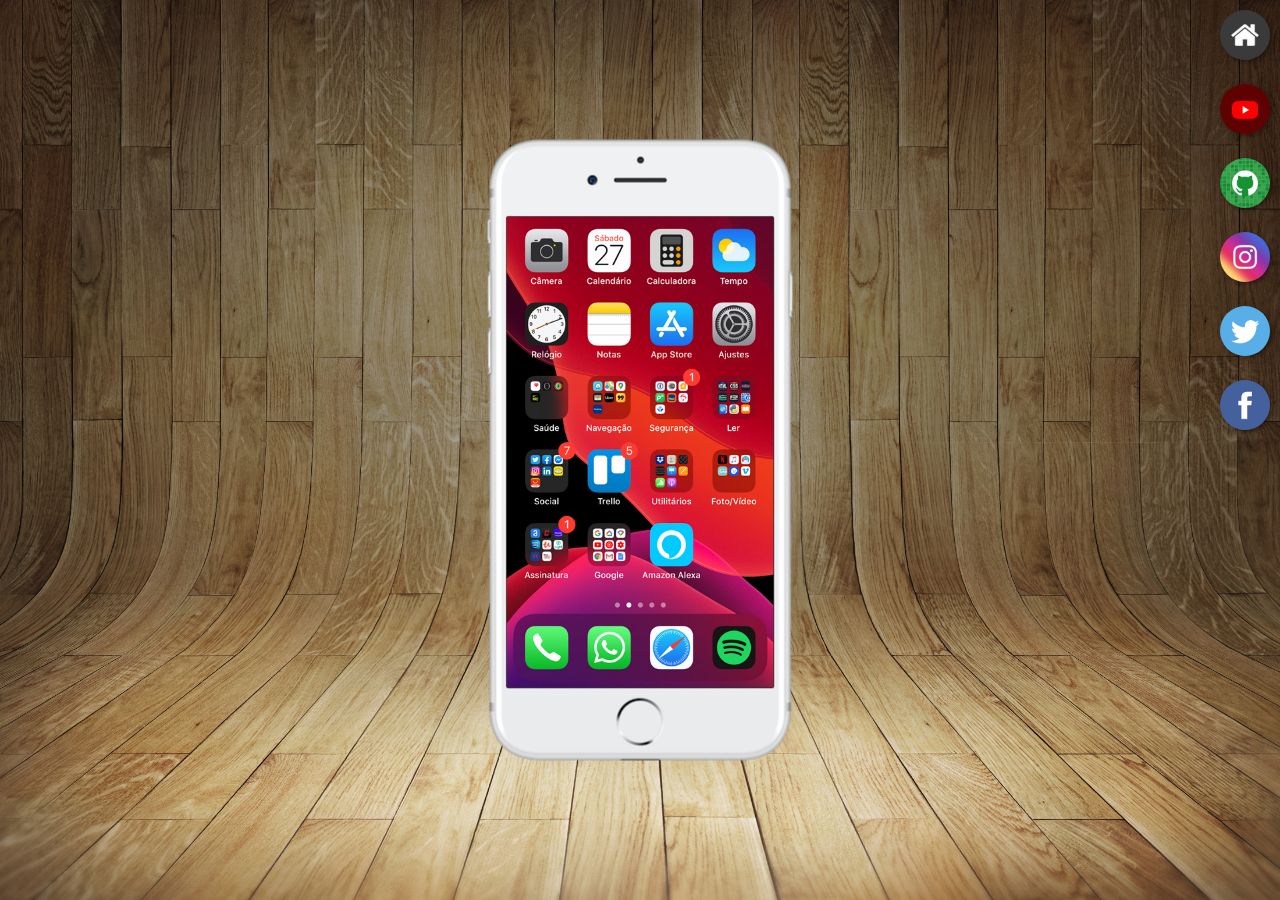
<file: index.html>
<!DOCTYPE html>
<html lang="pt-br">
<head>
    <meta charset="UTF-8">
    <meta name="viewport" content="width=device-width, initial-scale=1.0">
    <link rel="shortcut icon" href="favicon.ico" type="image/x-icon">
    <title>Projeto Redes Sociais</title>
    <link rel="stylesheet" href="estilos/style.css">
</head>
<body>
    <main>
        <section id="telefone">
            <iframe src="home.html" name="tela" id="tela" frameborder="0">Seu navegador não é compatível com isso.</iframe>
        </section>
        <section id="redes-sociais">
            <a href="home.html" target="tela"><img src="imagens/logo-home.jpg" alt="Home"></a><br>
            <a href="youtube.html" target="tela"><img src="imagens/logo-youtube.jpg" alt="YouTube"></a><br>
            <a href="github.html" target="tela"><img src="imagens/logo-github.jpg" alt="GitHub"></a><br>
            <a href="instagram.html" target="tela"><img src="imagens/logo-instagram.jpg" alt="Instagram"></a><br>
            <a href="X.html" target="tela"><img src="imagens/logo-twitter.jpg" alt="Twitter"></a><br>
            <a href="facebook.html" target="tela"><img src="imagens/logo-facebook.jpg" alt="logo-facebook"></a>
        </section>
    </main>
</body>
</html>
</file>
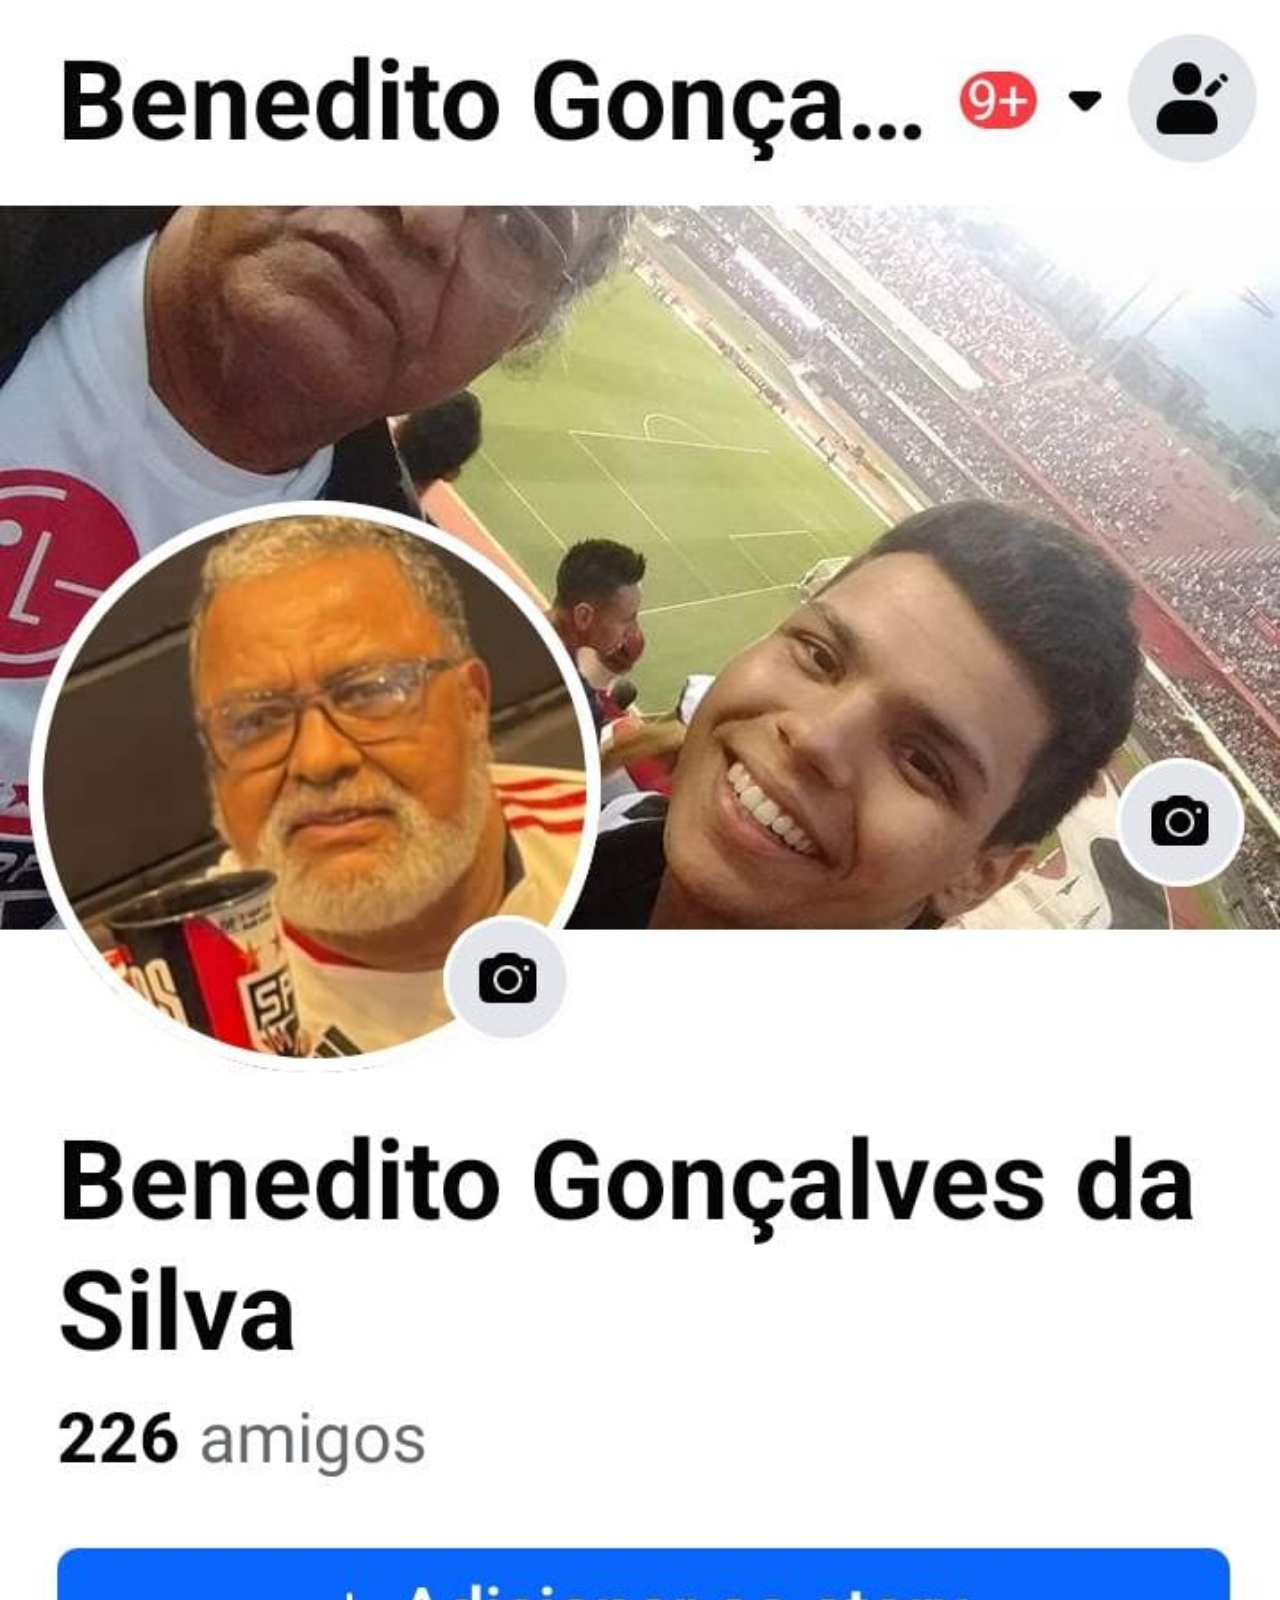
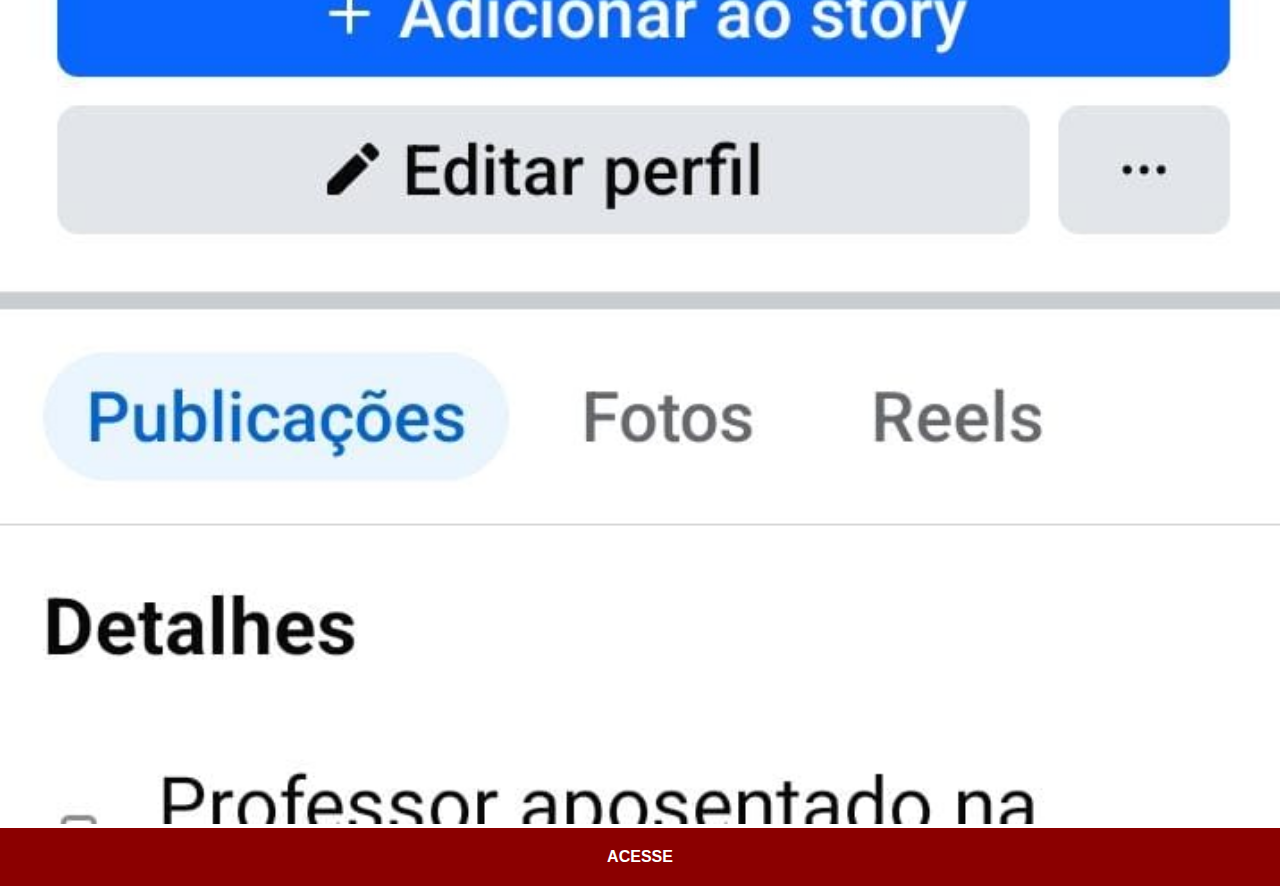
<file: facebook.html>
<!DOCTYPE html>
<html lang="pt-br">
<head>
    <meta charset="UTF-8">
    <meta name="viewport" content="width=device-width, initial-scale=1.0">
    <title>Facebook</title>
    <link rel="stylesheet" href="estilos/social.css">
</head>
<body>
    <img src="fotos/facebook-print1.jpg" alt="Facebook">
    <a href="https://www.facebook.com">ACESSE</a>
</body>
</html>
</file>
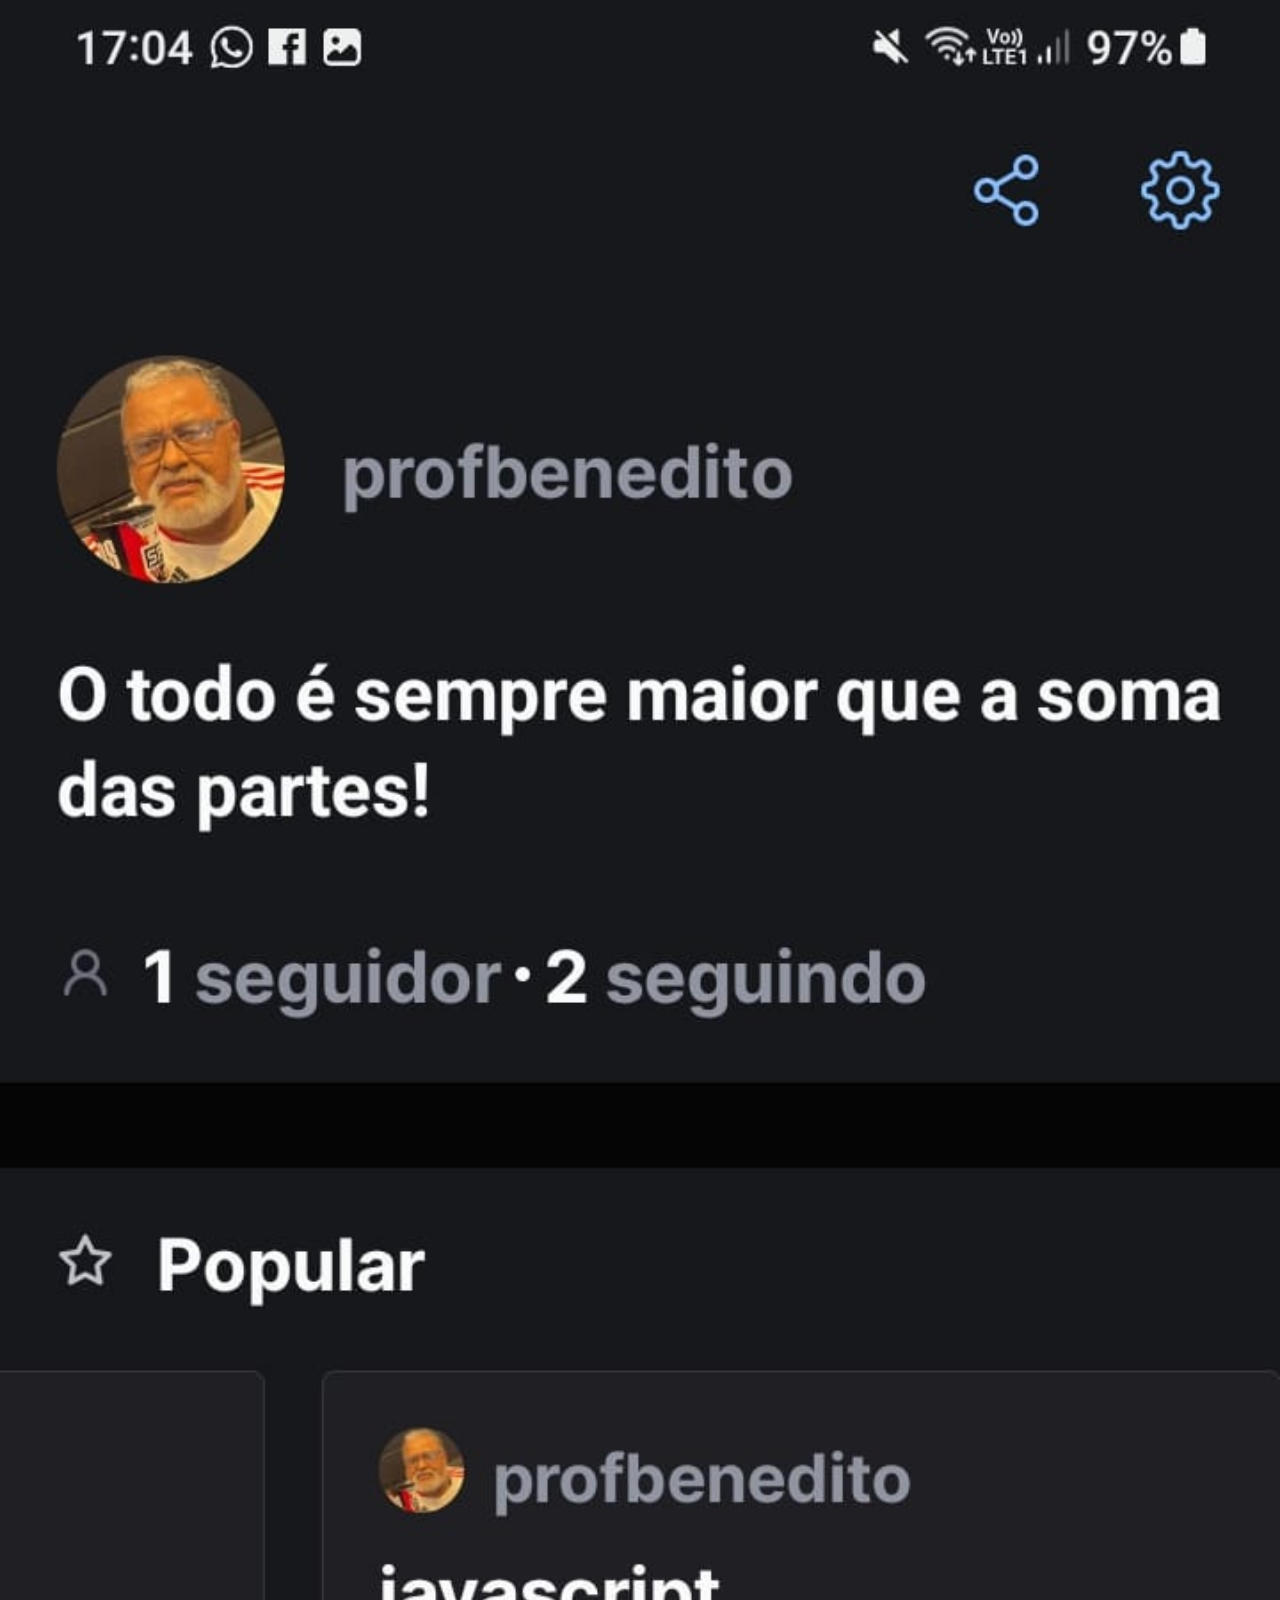
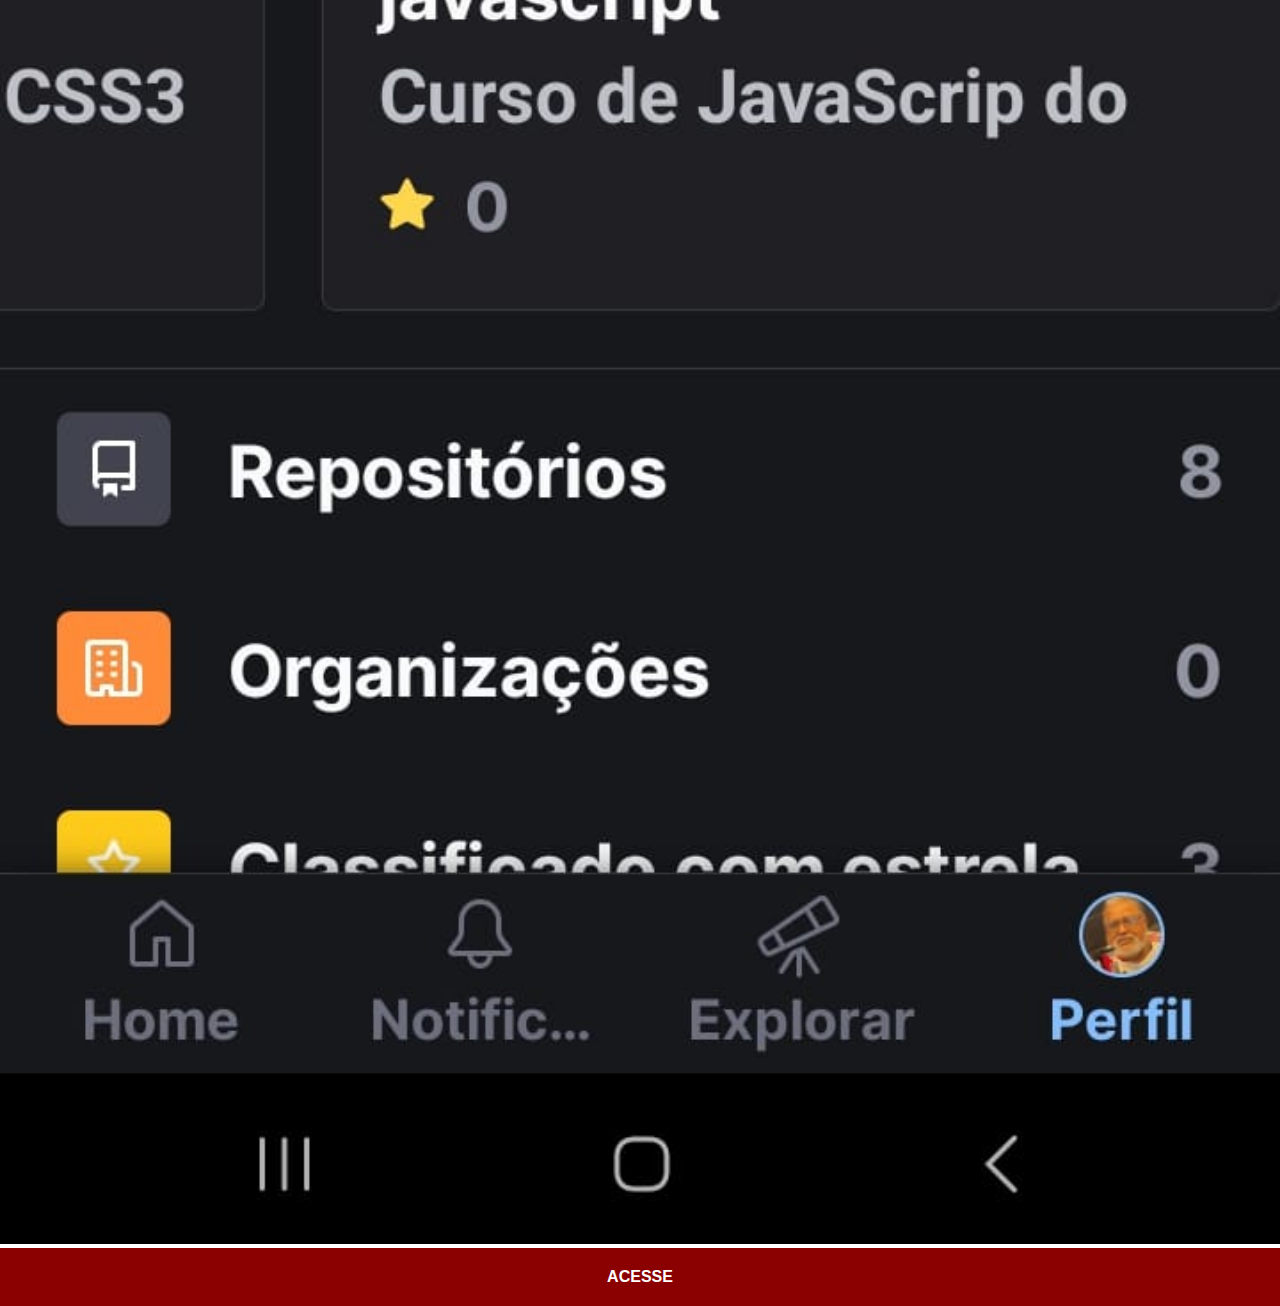
<file: github.html>
<!DOCTYPE html>
<html lang="pt-br">
<head>
    <meta charset="UTF-8">
    <meta name="viewport" content="width=device-width, initial-scale=1.0">
    <title>GitHub</title>
    <link rel="stylesheet" href="estilos/social.css">
</head>
<body>
   <img src="fotos/github-print1.jpg" alt="GitHub">
   <a href="https://github.com/profbenedito" target="_blank">ACESSE</a>
</body>
</html>
</file>
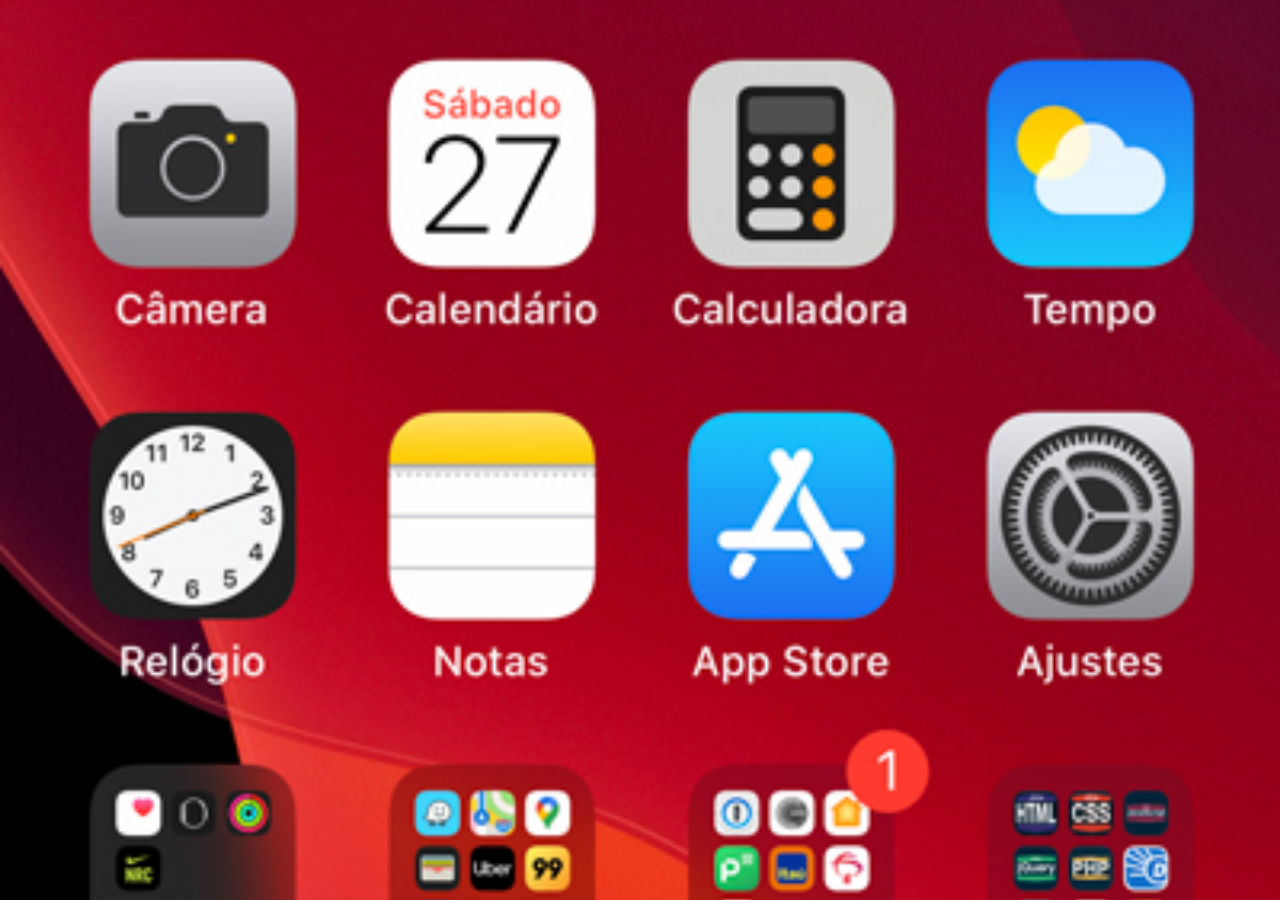
<file: home.html>
<!DOCTYPE html>
<html lang="pt-br">
<head>
    <meta charset="UTF-8">
    <meta name="viewport" content="width=device-width, initial-scale=1.0">
    <title>Home</title>
</head>
<style>
    * {
        margin: 0px;
        padding: 0px;
    }

    body {
        width: 100vw;
        height: 100vh;
        background: black url('imagens/tela-home.jpg') no-repeat top center;
        background-size: cover;
    }
</style>
<body>
    
</body>
</html>
</file>
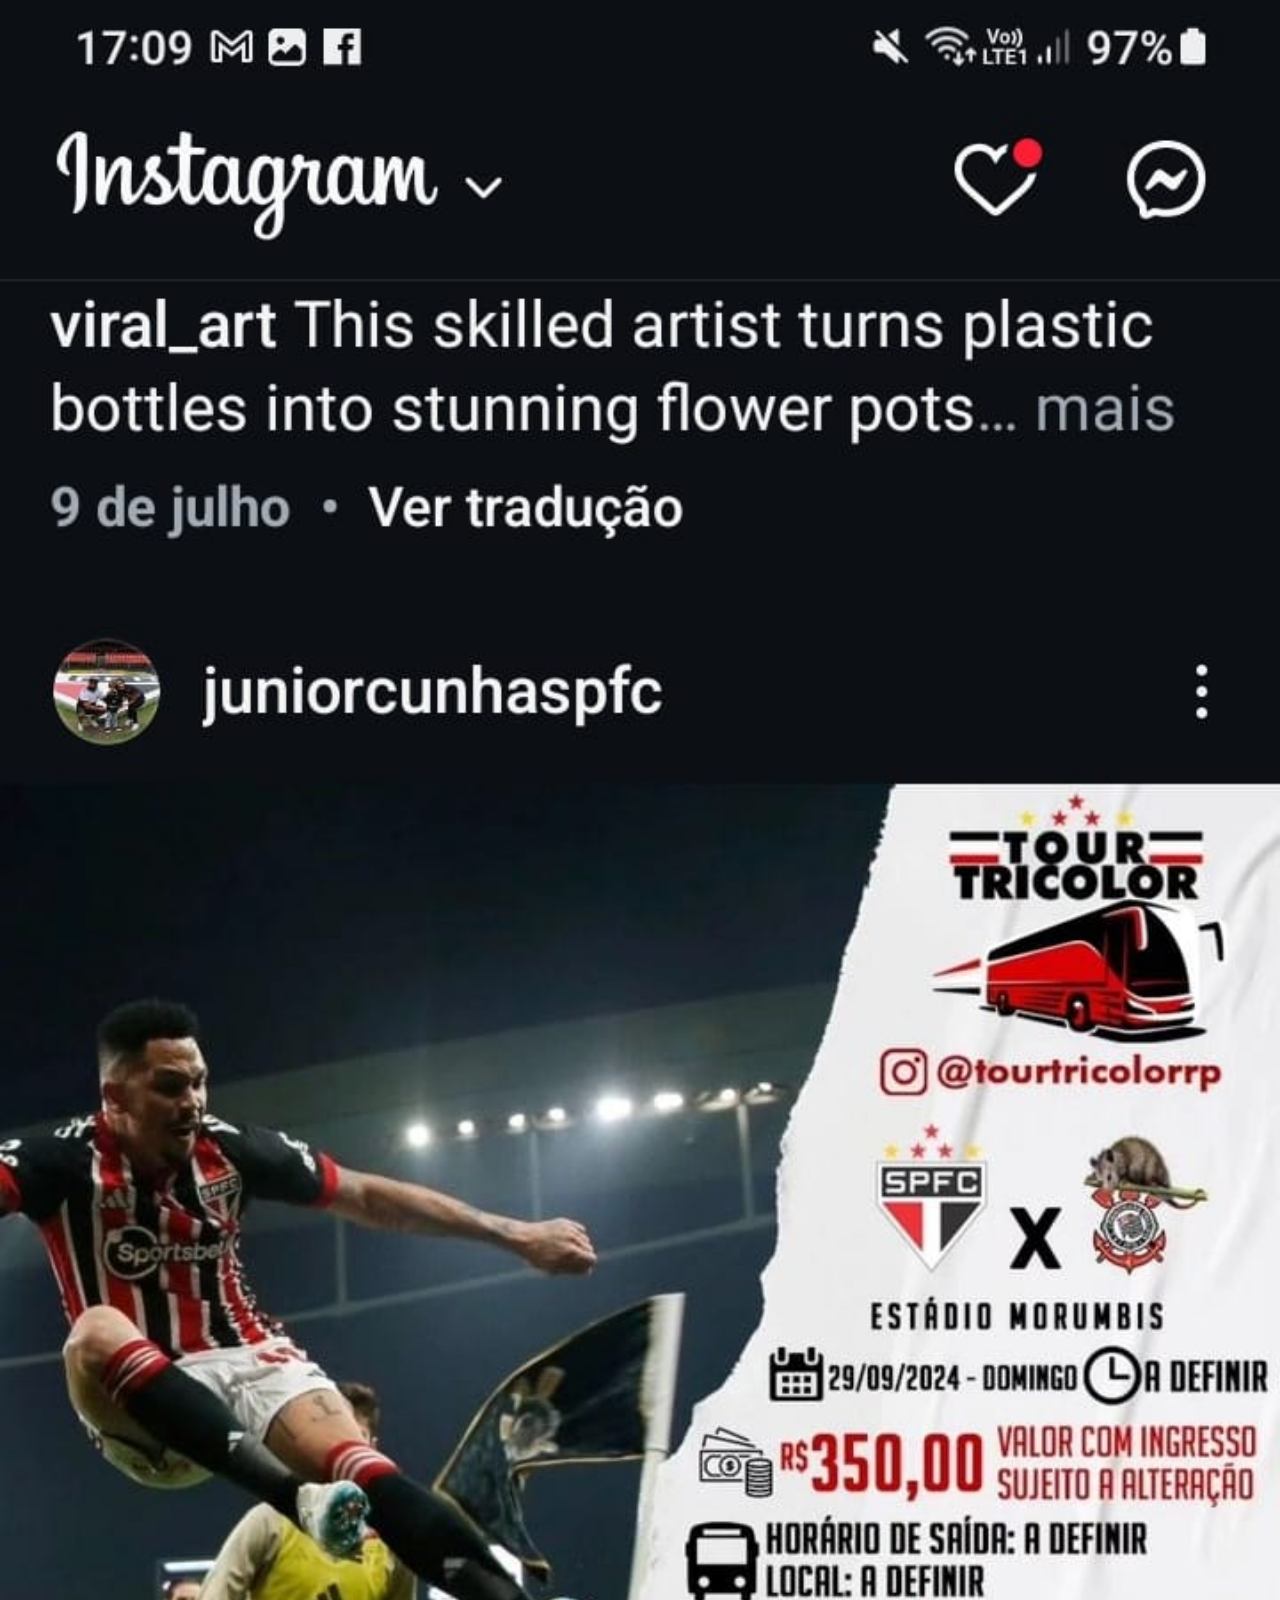
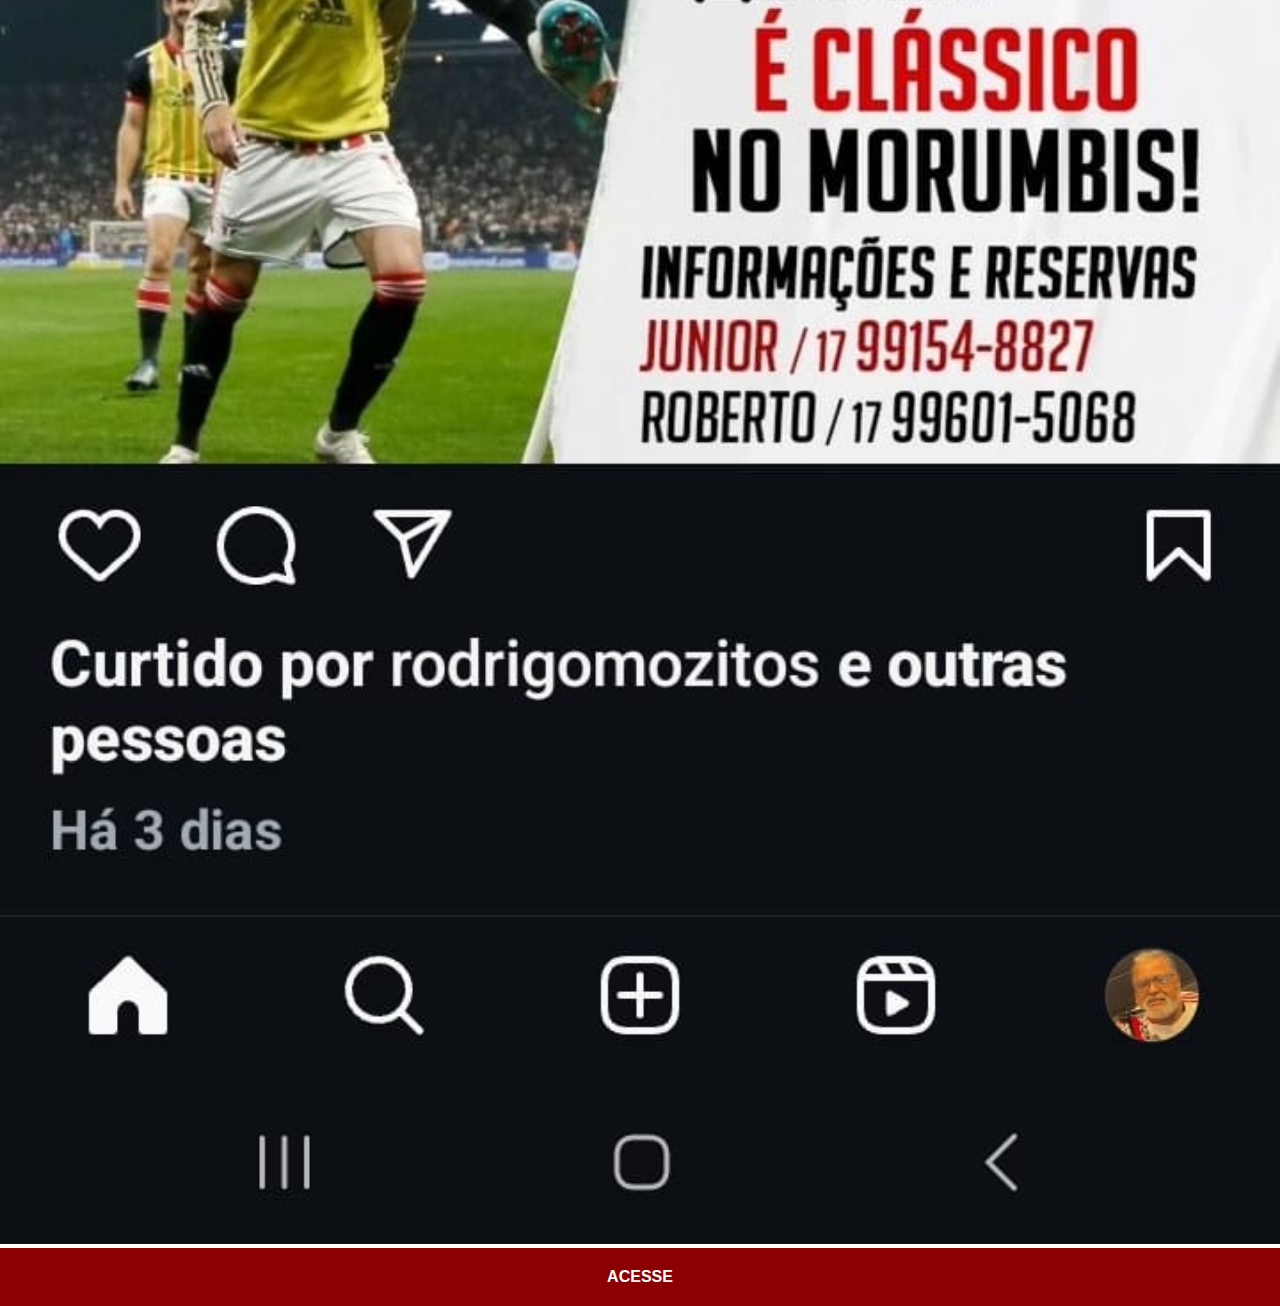
<file: instagram.html>
<!DOCTYPE html>
<html lang="pt-br">
<head>
    <meta charset="UTF-8">
    <meta name="viewport" content="width=device-width, initial-scale=1.0">
    <title>Instagram</title>
    <link rel="stylesheet" href="estilos/social.css">
</head>
<body>
    <img src="fotos/instagram-print1.jpg" alt="Instagram">
    <a href="https://www.instagram.com/begonsi21951944/" target="_blank">ACESSE</a>
</body>
</html>
</file>
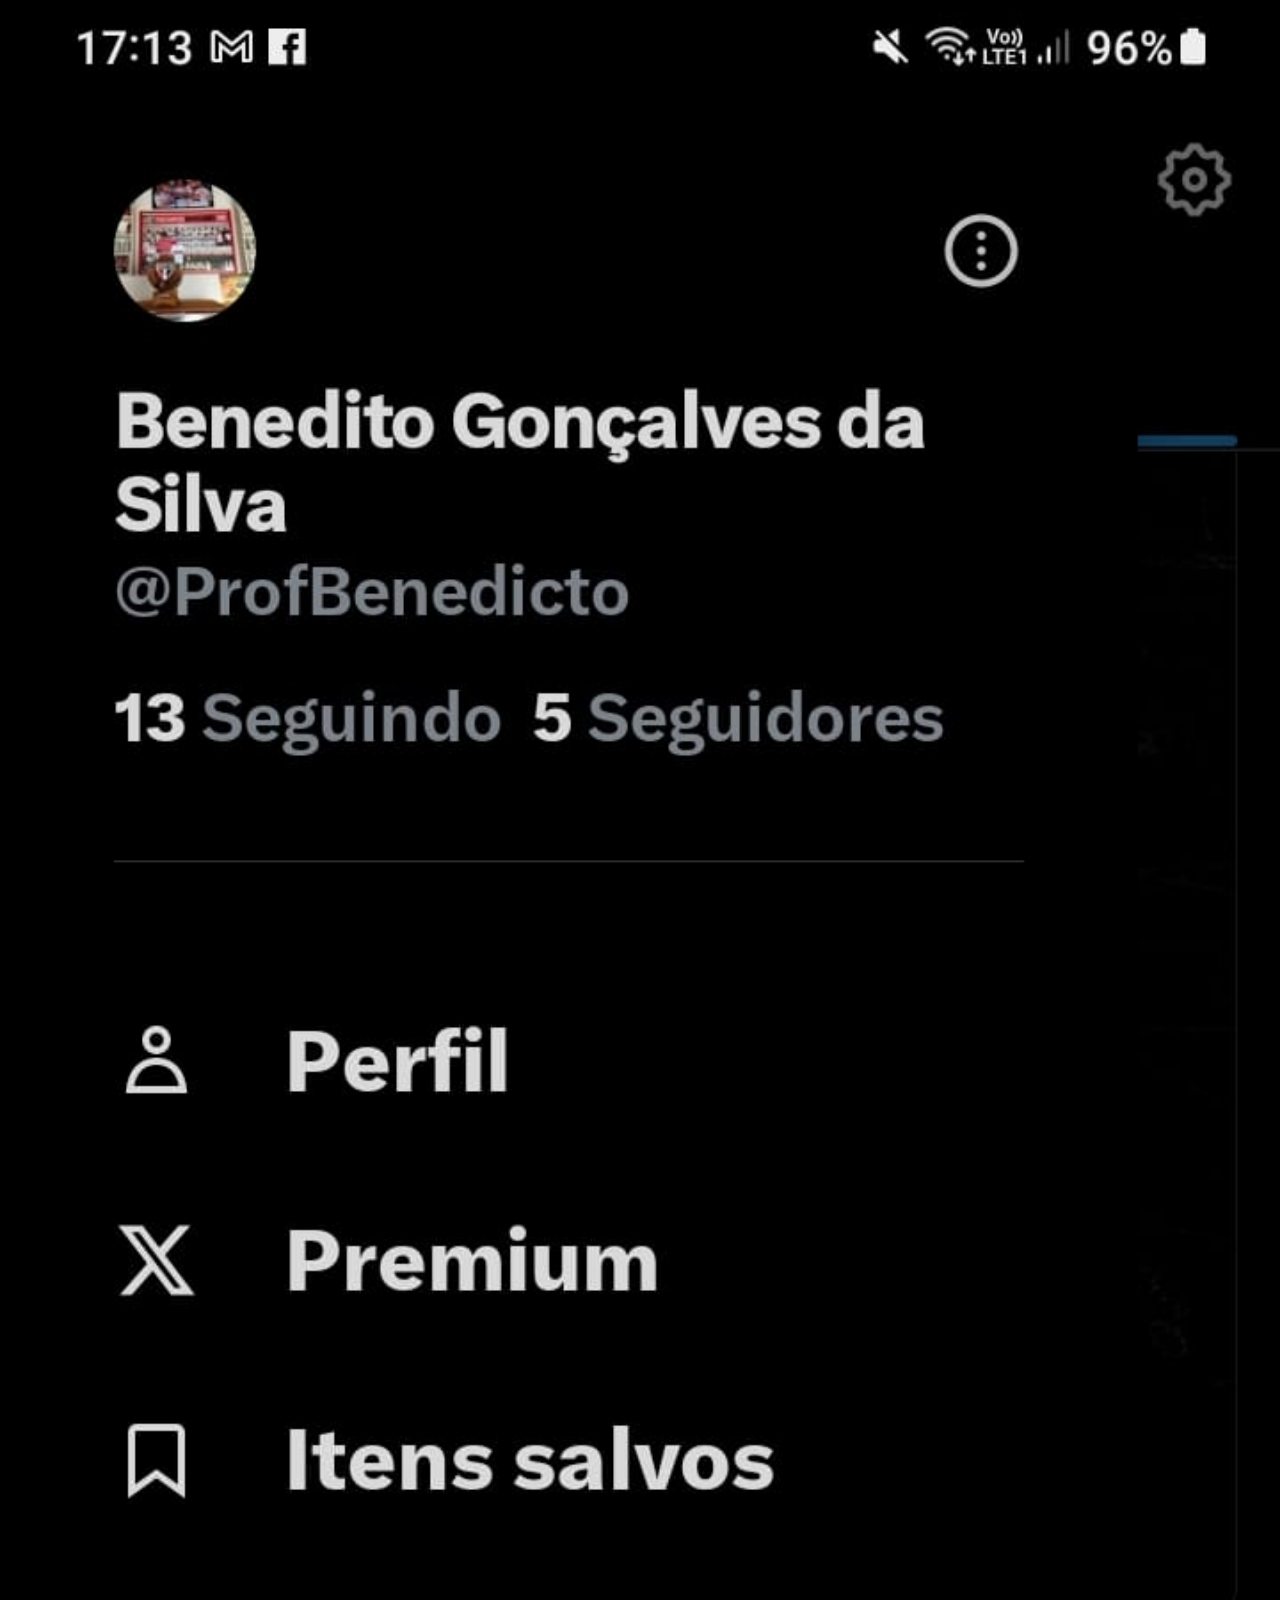
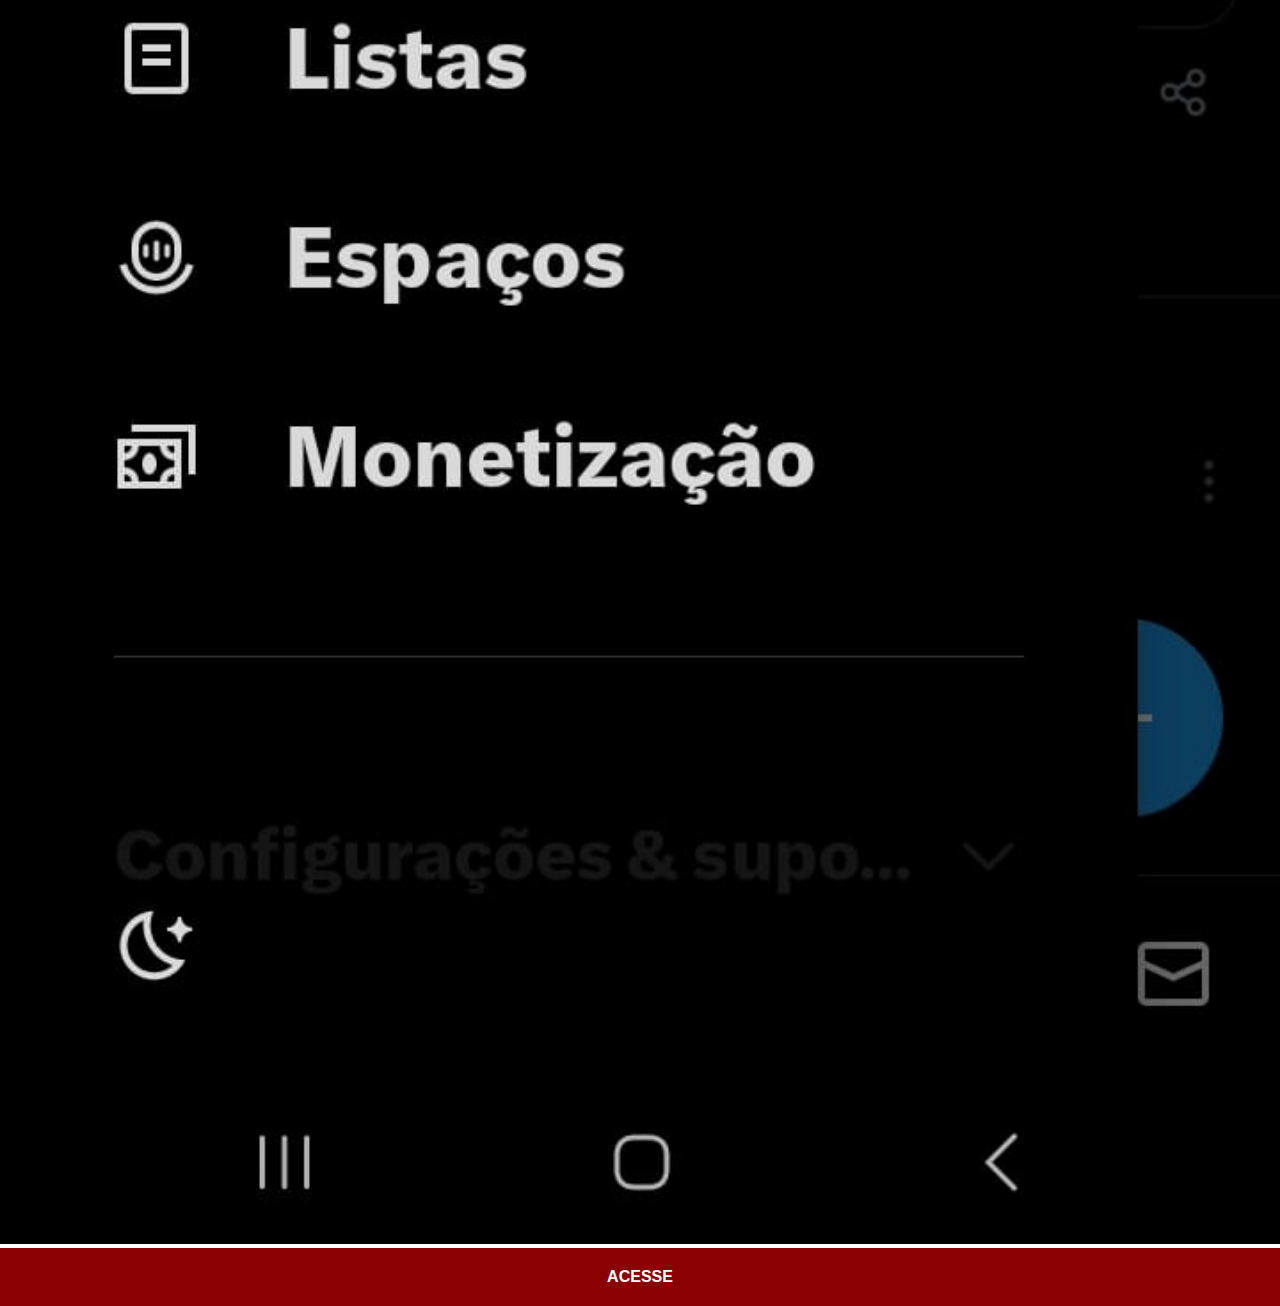
<file: X.html>
<!DOCTYPE html>
<html lang="pt-br">
<head>
    <meta charset="UTF-8">
    <meta name="viewport" content="width=device-width, initial-scale=1.0">
    <title>X</title>
    <link rel="stylesheet" href="estilos/social.css">
</head>
<body>
    <img src="fotos/X-print1.jpg" alt="X">
    <a href="https://x.com/ProfBenedicto" target="_blank">ACESSE</a>
</body>
</html>
</file>
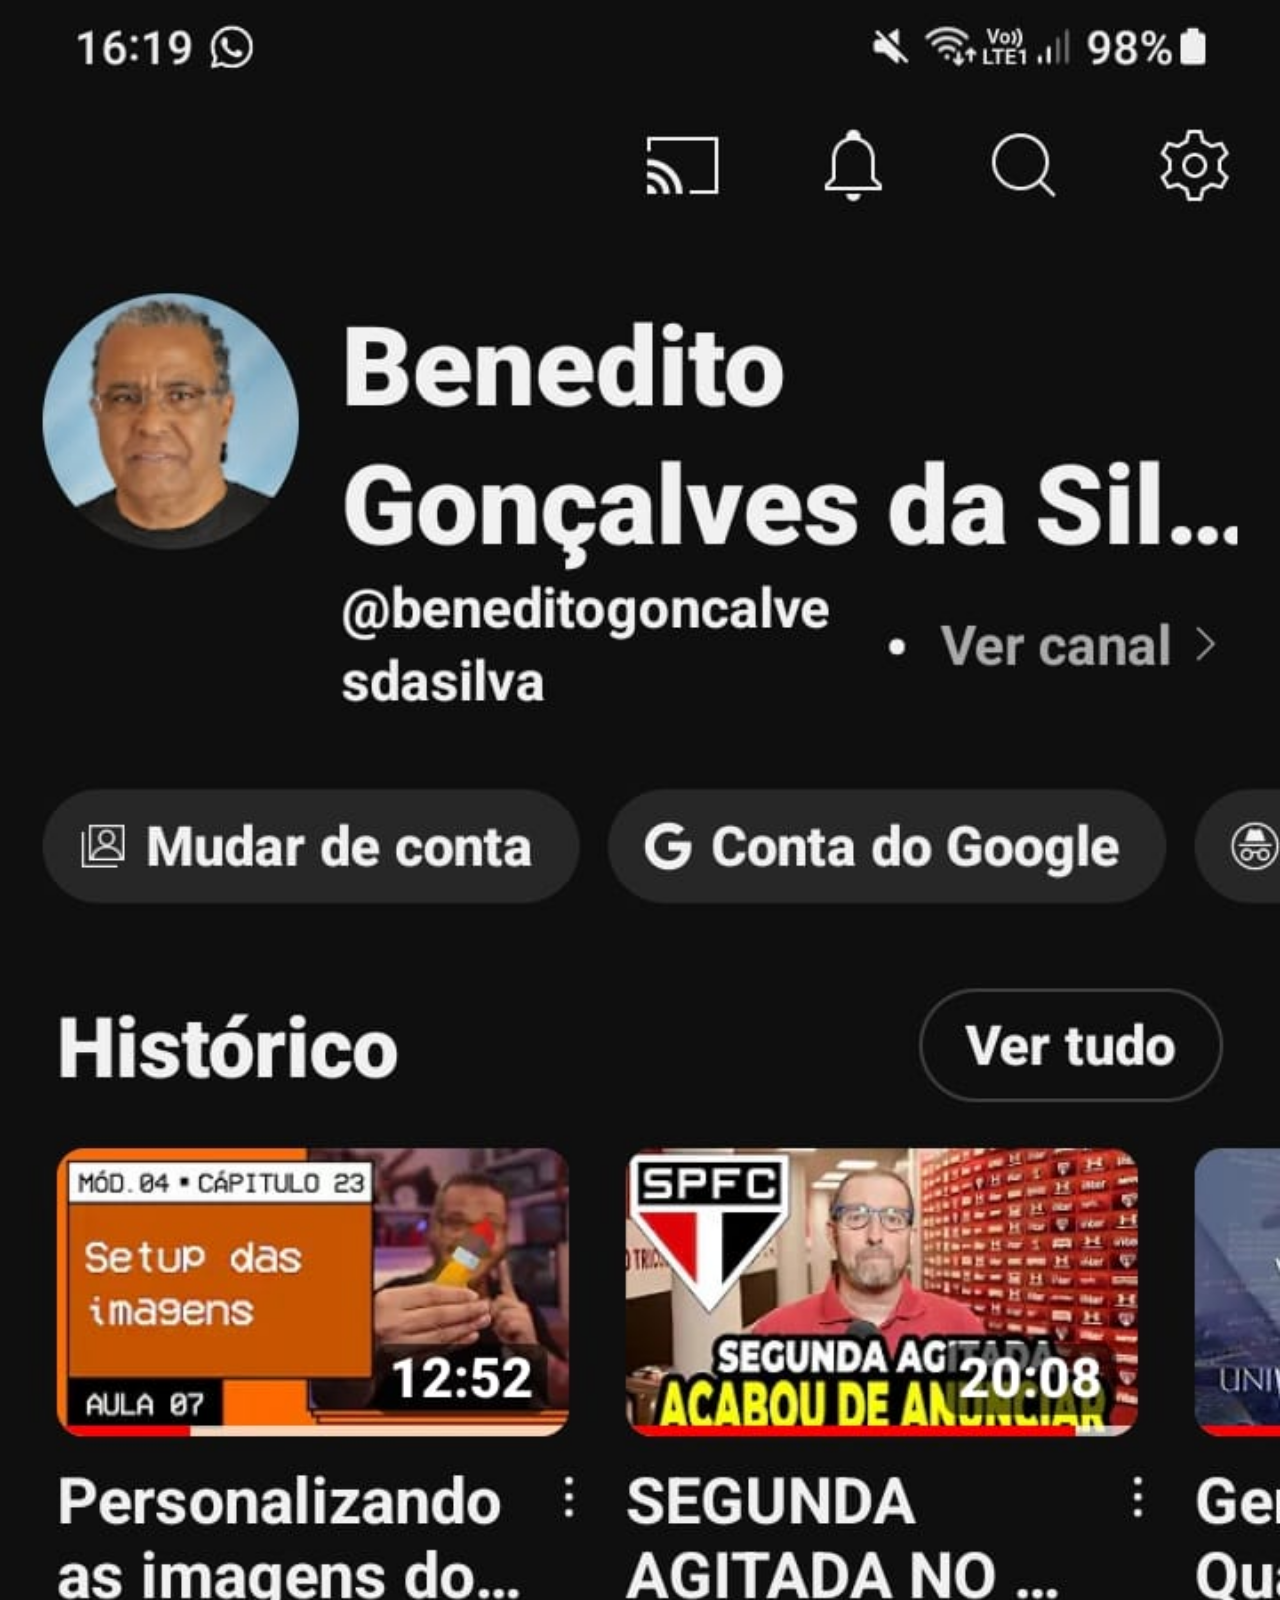
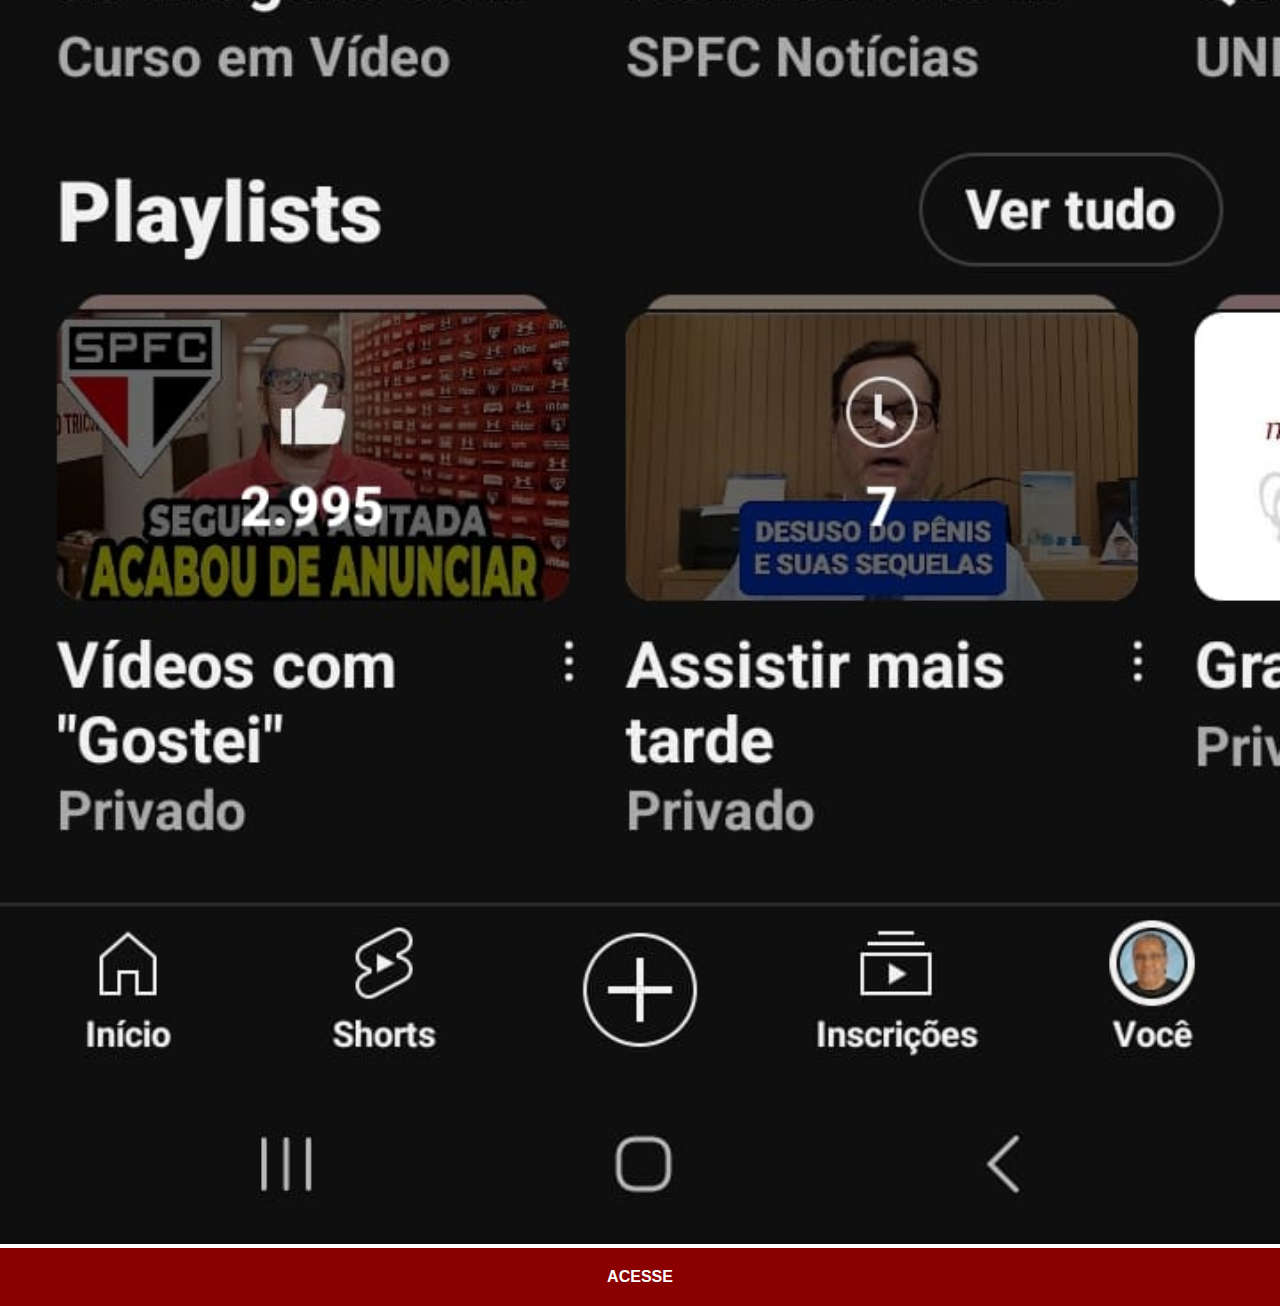
<file: youtube.html>
<!DOCTYPE html>
<html lang="pt-br">
<head>
    <meta charset="UTF-8">
    <meta name="viewport" content="width=device-width, initial-scale=1.0">
    <title>YouTube</title>
    <link rel="stylesheet" href="estilos/social.css">
</head>
<body>
    <img src="fotos/youtube-print1.jpg" alt="YouTub">
    <a href="https://www.youtube.com/@beneditogoncalvesdasilva" target="_blank">ACESSE</a>
</body>
</html>
</file>
<file: estilos/style.css>
@charset "UTF-8";
* {
    margin: 0px;
    padding: 0px;
    font-family: Arial, Helvetica, sans-serif;
}
htmlo, body {
    height: 100vh;
    width: 100vw;
    background-color: black;
}
main {
    position: relative;
    height: 100vh;   
}
body {
    background: url('../imagens/fundo-madeira.jpg') no-repeat top center;
    background-size: cover;
    background-attachment: fixed;
}
section#telefone {
    position: absolute;
    top: 50%;
    left: 50%;
    transform: translate(-50%,-50%);
    height: 627px;
    width: 311px;    
    background: url('../imagens/frame-iphone.png') no-repeat;
}
iframe#tela {
    position: relative;
    top: 80px;
    left: 22px;
    width: 267px;
    height: 471px;
}
section#redes-sociais {
    text-align: right;
}
section#redes-sociais img {
    width: 50px;
    margin: 10px;
    border-radius: 50%;
    box-shadow: 2px 2px 5px rgba(0, 0, 0, 0.400);
    box-sizing: border-box;
}
section#redes-sociais img:hover {
    border: 3px solid white;
    transform: translate(-3px, -3px);
    box-shadow: 5px 5px 10px black;
    transition: transform .3s, border 1s;}
</file>
<file: estilos/social.css>
@charset "UTF-8";

* {
    margin: 0px;
    padding: opx;
    font-family: Arial, Helvetica, sans-serif;
}

::-webkit-scrollbar {
    width: 0px;
    height: 0px;
}

img {
    width: 100vw;
}
a {
    display: block;
    background-color: darkred;
    color: white;
    padding:  20px;
    text-align: center;
    font-weight: bolder;
    text-decoration: none;
}

a:hover {
    background-color: red;
}
</file>
